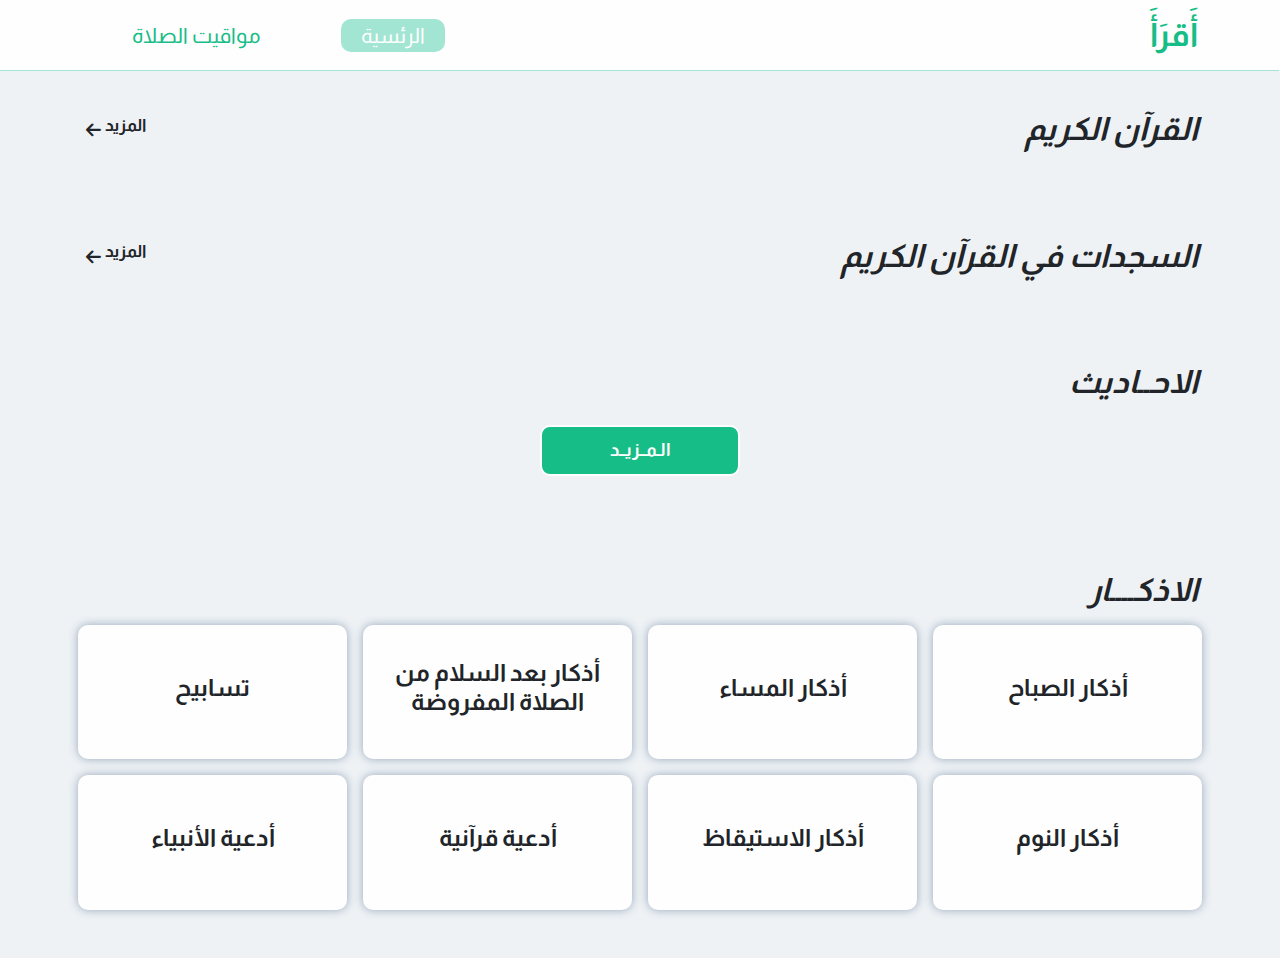
<file: index.html>
<!DOCTYPE html>
<html lang="ar" dir="rtl">

<head>
  <meta charset="UTF-8" />
  <meta name="viewport" content="width=device-width, initial-scale=1.0" />
  <title>أَقرَأَ</title>
  <link rel="shortcut icon" href="./img/logo.png" type="image/x-icon" />
  <!-- Googel Font -->
  <link
    href="https://fonts.googleapis.com/css2?family=Almarai:wght@300;400;700;800&family=Poppins:ital,wght@0,100;0,200;0,300;0,400;0,600;0,900;1,100;1,200;1,300;1,900&family=Ubuntu:ital,wght@0,300;0,400;0,500;0,700;1,300;1,400;1,500;1,700&display=swap"
    rel="stylesheet" />
  <!-- Font  Awesome -->
  <link rel="stylesheet" href="./css/all.css" />
  <!-- Normalize Css -->
  <link rel="stylesheet" href="./css/normalize.css" />
  <!-- Bootstrap CSS -->
  <link rel="stylesheet" href="./css/bootstrap.min.css" />
  <!-- Index css -->
  <link rel="stylesheet" href="./css/index.css" />
</head>

<body id="index">
  <!-- Strat navbar -->
  <nav id="nav">
    <div class="container d-flex align-items-center justify-content-between py-2 flex-column flex-md-row">
      <div class="logo d-flex align-items-center justify-content-between justify-content-md-center mb-2 pt-2">
        <h1>أَقرَأَ</h1>
      </div>
      <ul class="menu list-unstyled d-flex align-items-center justify-content-end my-md-0 my-2 me-auto">
        <li><a href="index.html" class="link-item active">الرئسية</a></li>
        <li>
          <a href="./page/prayerTimes.html" class="link-item">مواقيت الصلاة</a>
        </li>
      </ul>
    </div>
  </nav>
  <!-- End navbar -->

  <!-- Strat sura -->
  <section id="sura" class="py-4">
    <div class="container py-3">
      <div class="title d-flex align-items-center justify-content-between">
        <h2>القرآن الكريم</h2>
        <p class="d-flex align-items-end more" id="allSura">
          المزيد<i class="fa-solid fa-arrow-left px-1"></i>
        </p>
      </div>
      <div class="content row justify-content-center">
        <!-- Display Sura -->
      </div>
    </div>
  </section>
  <!-- End sura -->

  <!-- Strat sajda -->
  <section id="sajda" class="py-4">
    <div class="container py-3">
      <div class="title d-flex align-items-center justify-content-between">
        <h2>السجدات في القرآن الكريم</h2>
        <p class="d-flex align-items-end more" id="allSajda">
          المزيد<i class="fa-solid fa-arrow-left px-1"></i>
        </p>
      </div>
      <div class="content row justify-content-center" id="content">
        <!-- Display Sajda -->
      </div>
    </div>
  </section>
  <!-- End sajda -->

  <!-- Strat Hadeeth -->
  <section id="hadeeth" class="py-4">
    <div class="container py-3">
      <div class="title d-flex align-items-center justify-content-between">
        <h2>الاحــاديث</h2>
      </div>
      <div class="content row justify-content-center" id="content">
        <!-- Display hadeeth -->
      </div>
      <button type="button" id="loadMore">الـمــزيــد</button>
    </div>
  </section>

  <!-- End Hadeeth -->
  <!-- Strat azkar -->
  <section id="azkar" class="py-4">
    <div class="container py-3">
      <div class="title d-flex align-items-center justify-content-between">
        <h2>الاذكــــار</h2>
      </div>
      <div class="content row justify-content-center" id="content">
        <!-- Display azkar -->
      </div>
    </div>
  </section>
  <!-- End azkar -->

  <!-- Start Go TO Top -->
  <div id="gotop">
    <i class="fa-solid fa-arrow-up"></i>
  </div>
  <!-- End Go TO Top -->

  <script src="./js/index.js" type="module"></script>
</body>

</html>
</file>
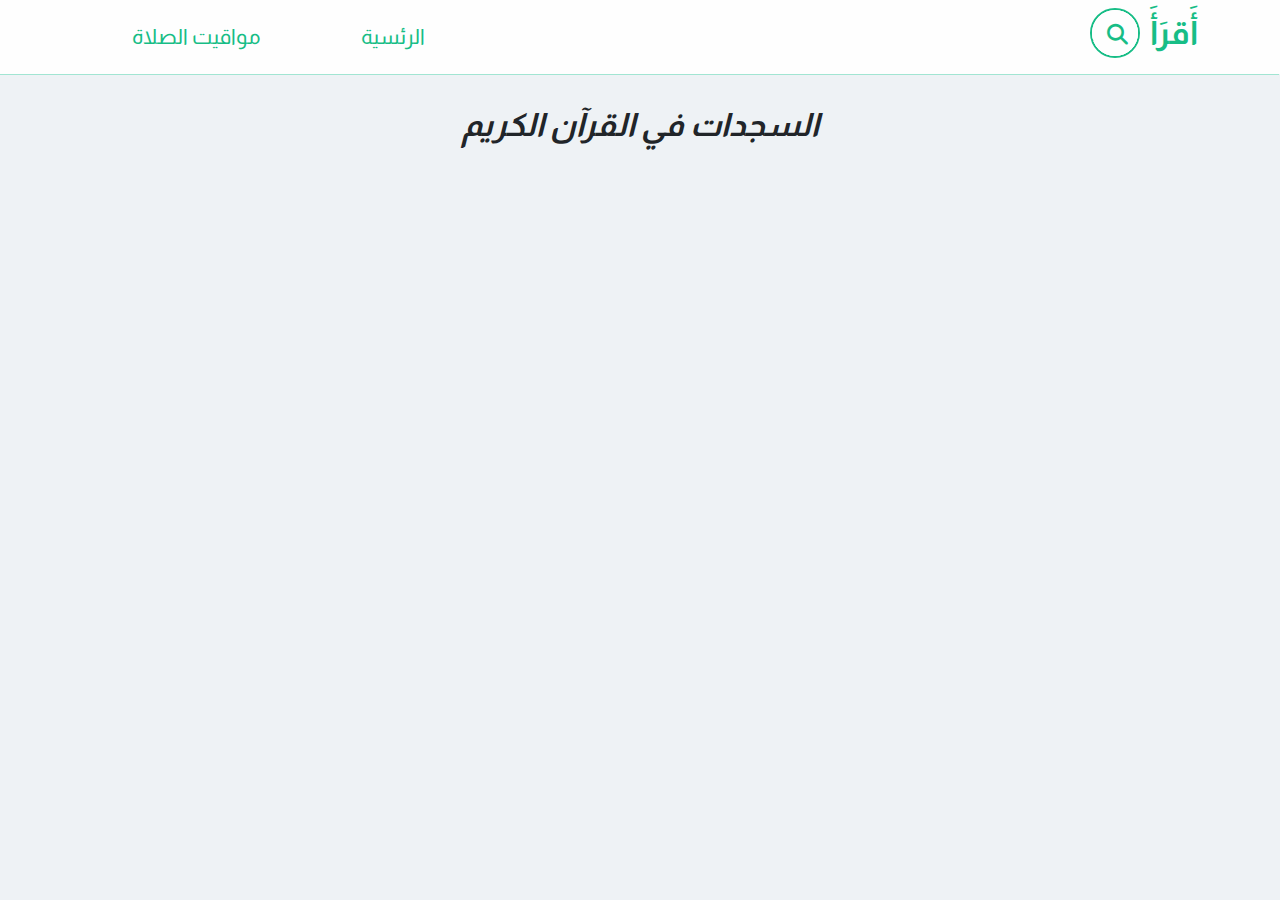
<file: page/allsajda.html>
<!DOCTYPE html>
<html lang="ar" dir="rtl">

<head>
  <meta charset="UTF-8" />
  <meta name="viewport" content="width=device-width, initial-scale=1.0" />
  <title>title</title>
  <link rel="shortcut icon" href="../img/logo.png" type="image/x-icon" />
  <!-- Googel Font -->
  <link
    href="https://fonts.googleapis.com/css2?family=Almarai:wght@300;400;700;800&family=Poppins:ital,wght@0,100;0,200;0,300;0,400;0,600;0,900;1,100;1,200;1,300;1,900&family=Ubuntu:ital,wght@0,300;0,400;0,500;0,700;1,300;1,400;1,500;1,700&display=swap"
    rel="stylesheet" />
  <!-- Font  Awesome -->
  <link rel="stylesheet" href="../css/all.css" />
  <!-- Normalize Css -->
  <link rel="stylesheet" href="../css/normalize.css" />
  <!-- Bootstrap CSS -->
  <link rel="stylesheet" href="../css/bootstrap.min.css" />
  <!-- Index css -->
  <link rel="stylesheet" href="../css/index.css" />
</head>

<body id="sajdaPage">
  <!-- Strat navbar -->
  <nav id="nav">
    <div class="container d-flex align-items-center justify-content-between py-2 flex-column flex-md-row">
      <div class="logo d-flex align-items-center justify-content-between justify-content-md-center mb-2">
        <h1>أَقرَأَ</h1>
        <div class="search">
          <i class="fa-solid fa-magnifying-glass icon"></i>
          <div class="input">
            <input type="text" placeholder="بـــــحـــــت" />
          </div>
          <i class="fa-solid fa-xmark clear"></i>
        </div>
      </div>
      <ul class="menu list-unstyled d-flex align-items-center justify-content-end my-md-0 my-2 me-auto">
        <li><a href="../index.html" class="link-item">الرئسية</a></li>
        <li>
          <a href="prayerTimes.html" class="link-item">مواقيت الصلاة</a>
        </li>
      </ul>
    </div>
  </nav>
  <!-- End navbar -->

  <section id="sajda" class="py-4">
    <div class="container py-2">
      <div class="title d-flex align-items-center justify-content-center">
        <h2 class="pb-2">السجدات في القرآن الكريم</h2>
      </div>
      <div class="content row justify-content-center">
        <!-- Display Sajda -->
      </div>
    </div>
  </section>

  <script src="../js/index.js" type="module"></script>
</body>

</html>
</file>
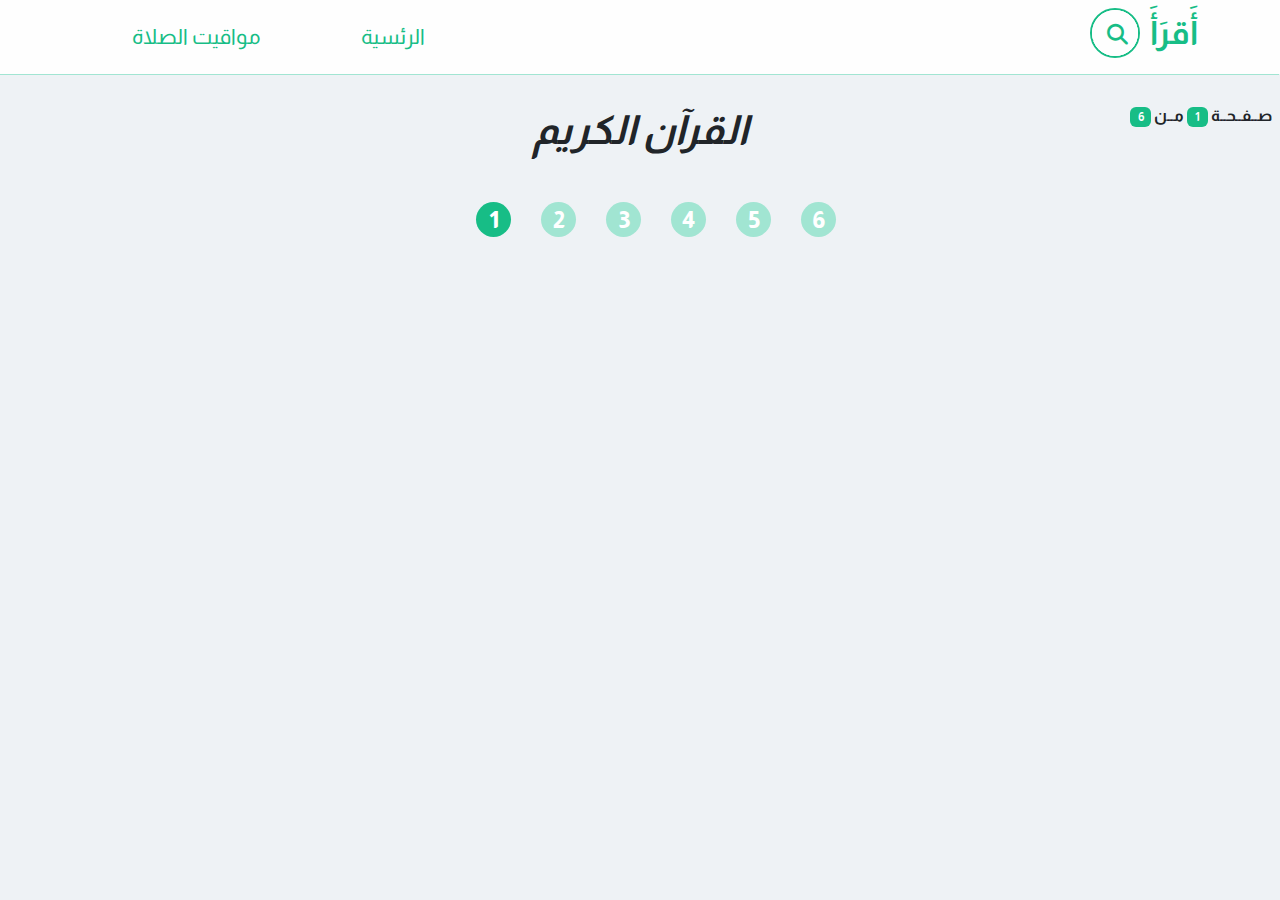
<file: page/allSura.html>
<!DOCTYPE html>
<html lang="ar" dir="rtl">

<head>
    <meta charset="UTF-8" />
    <meta name="viewport" content="width=device-width, initial-scale=1.0" />
    <title>title</title>
    <link rel="shortcut icon" href="../img/logo.png" type="image/x-icon" />
    <!-- Googel Font -->
    <link
        href="https://fonts.googleapis.com/css2?family=Almarai:wght@300;400;700;800&family=Poppins:ital,wght@0,100;0,200;0,300;0,400;0,600;0,900;1,100;1,200;1,300;1,900&family=Ubuntu:ital,wght@0,300;0,400;0,500;0,700;1,300;1,400;1,500;1,700&display=swap"
        rel="stylesheet" />
    <!-- Font  Awesome -->
    <link rel="stylesheet" href="../css/all.css" />
    <!-- Normalize Css -->
    <link rel="stylesheet" href="../css/normalize.css" />
    <!-- Bootstrap CSS -->
    <link rel="stylesheet" href="../css/bootstrap.min.css" />
    <!-- Index css -->
    <link rel="stylesheet" href="../css/index.css" />
</head>

<body id="suraPage">
    <!-- Strat navbar -->
    <nav id="nav">
        <div class="container d-flex align-items-center justify-content-between py-2 flex-column flex-md-row">
            <div class="logo d-flex align-items-center justify-content-between justify-content-md-center mb-2">
                <h1>أَقرَأَ</h1>
                <div class="search">
                    <i class="fa-solid fa-magnifying-glass icon"></i>
                    <div class="input">
                        <input type="text" placeholder="بـــــحـــــت" />
                    </div>
                    <i class="fa-solid fa-xmark clear"></i>
                </div>
            </div>
            <ul class="menu list-unstyled d-flex align-items-center justify-content-end my-md-0 my-2 me-auto">
                <li><a href="../index.html" class="link-item">الرئسية</a></li>
                <li>
                    <a href="prayerTimes.html" class="link-item">مواقيت الصلاة</a>
                </li>
            </ul>
        </div>
    </nav>
    <!-- End navbar -->

    <!-- Strat sura -->
    <section id="sura" class="py-4 position-relative">
        <h6 class="text-center p-2 fw-bold position-absolute end-0">صــفــحــة
            <span class="badge text-bg-primary" id="pageOf">1</span> مــن
            <span class="badge text-bg-primary">6</span>
        </h6>
        <div class="container py-2">
            <div class="title d-flex align-items-center justify-content-center">
                <h2 class="h1 pb-2">القرآن الكريم</h2>
            </div>
            <div class="content row justify-content-center">
                <!-- Display Sura -->
            </div>
        </div>
    </section>
    <!-- End sura -->
    <ul id="pagination"></ul>
    <script src="../js/allSura.js" type="module"></script>
</body>

</html>
</file>
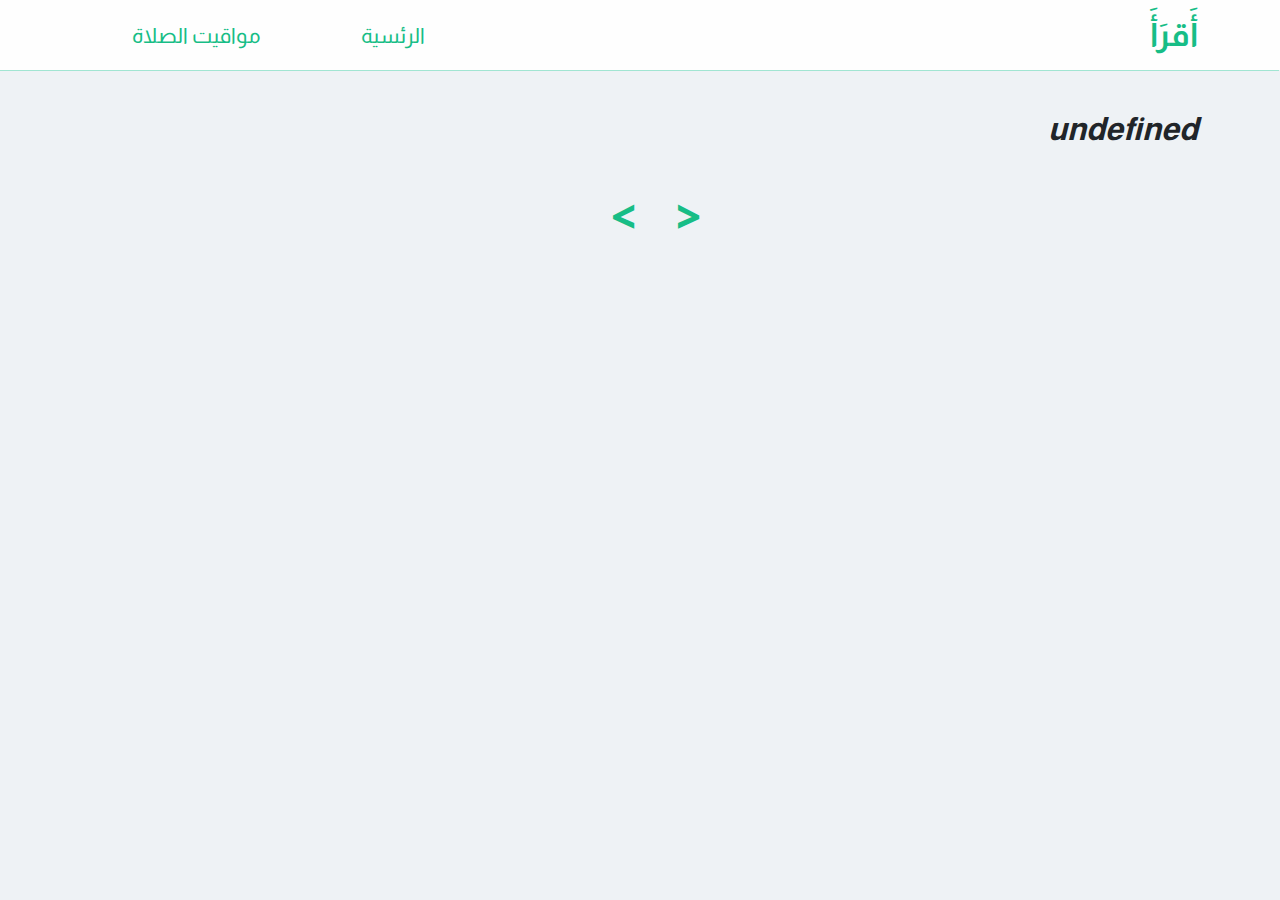
<file: page/hadeeth.html>
<!DOCTYPE html>
<html lang="ar" dir="rtl">

<head>
    <meta charset="UTF-8" />
    <meta name="viewport" content="width=device-width, initial-scale=1.0" />
    <title>أَقرَأَ</title>
    <link rel="shortcut icon" href="../img/logo.png" type="image/x-icon" />
    <!-- Googel Font -->
    <link
        href="https://fonts.googleapis.com/css2?family=Almarai:wght@300;400;700;800&family=Poppins:ital,wght@0,100;0,200;0,300;0,400;0,600;0,900;1,100;1,200;1,300;1,900&family=Ubuntu:ital,wght@0,300;0,400;0,500;0,700;1,300;1,400;1,500;1,700&display=swap"
        rel="stylesheet" />
    <!-- Font  Awesome -->
    <link rel="stylesheet" href="../css/all.css" />
    <!-- Normalize Css -->
    <link rel="stylesheet" href="../css/normalize.css" />
    <!-- Bootstrap CSS -->
    <link rel="stylesheet" href="../css/bootstrap.min.css" />
    <!-- Index css -->
    <link rel="stylesheet" href="../css/index.css" />
</head>

<body id="hadeeth">
    <!-- Strat navbar -->
    <nav id="nav">
        <div class="container d-flex align-items-center justify-content-between py-2 flex-column flex-md-row">
            <div class="logo d-flex align-items-center justify-content-between justify-content-md-center mb-2 pt-2">
                <h1>أَقرَأَ</h1>
            </div>
            <ul class="menu list-unstyled d-flex align-items-center justify-content-end my-md-0 my-2 me-auto">
                <li><a href="../index.html" class="link-item ">الرئسية</a></li>
                <li>
                    <a href="prayerTimes.html" class="link-item">مواقيت الصلاة</a>
                </li>
            </ul>
        </div>
    </nav>
    <!-- End navbar -->

    <!-- Strat Hadeeth -->
    <section id="hadeeth" class="py-4">
        <div class="container py-3">
            <div class="title d-flex align-items-center justify-content-between">
                <h2>الاحــاديث</h2>
            </div>
            <div class="content row justify-content-center" id="content">
                <!-- Display hadeeth -->
            </div>
        </div>
    </section>
    <!-- End Hadeeth -->

    <!-- Start Go TO Top -->
    <div id="gotop">
        <i class="fa-solid fa-arrow-up"></i>
    </div>
    <!-- End Go TO Top -->
    <ul id="pagination"></ul>

    <script src="../js/hadeeth.js" type="module"></script>
</body>

</html>
</file>
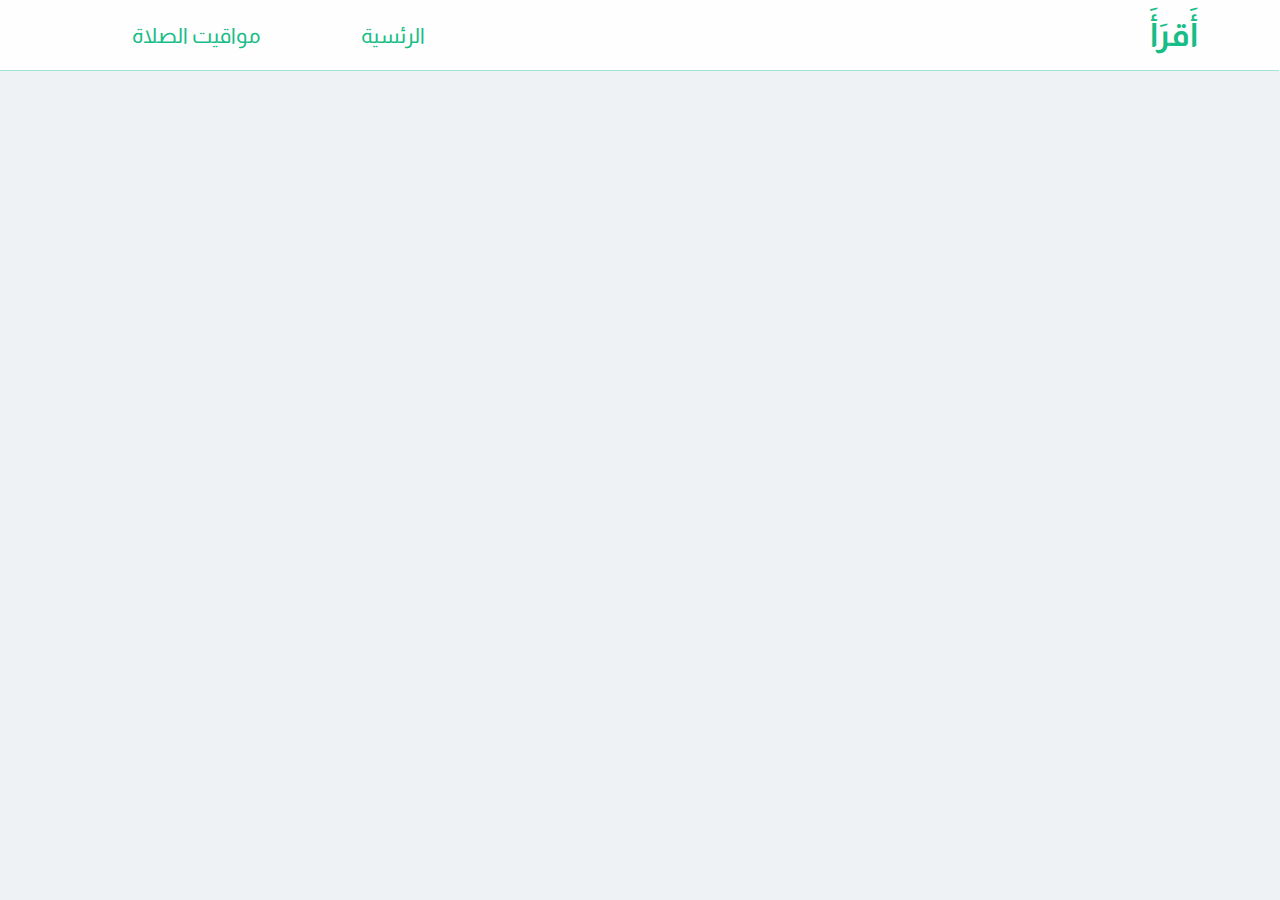
<file: page/oneAzkar.html>
<!DOCTYPE html>
<html lang="ar" dir="rtl">

<head>
  <meta charset="UTF-8" />
  <meta name="viewport" content="width=device-width, initial-scale=1.0" />
  <title>تــفــســيــر</title>
  <link rel="shortcut icon" href="../img/logo.png" type="image/x-icon" />
  <!-- Googel Font -->
  <link
    href="https://fonts.googleapis.com/css2?family=Almarai:wght@300;400;700;800&family=Poppins:ital,wght@0,100;0,200;0,300;0,400;0,600;0,900;1,100;1,200;1,300;1,900&family=Ubuntu:ital,wght@0,300;0,400;0,500;0,700;1,300;1,400;1,500;1,700&display=swap"
    rel="stylesheet" />
  <!-- Font  Awesome -->
  <link rel="stylesheet" href="../css/all.css" />
  <!-- Normalize Css -->
  <link rel="stylesheet" href="../css/normalize.css" />
  <!-- Bootstrap CSS -->
  <link rel="stylesheet" href="../css/bootstrap.min.css" />
  <!-- Index css -->
  <link rel="stylesheet" href="../css/index.css" />
</head>

<body id="oneAzkar">
  <!-- Strat navbar -->
  <nav id="nav">
    <div class="container d-flex align-items-center justify-content-between py-2 flex-column flex-md-row">
      <div class="logo d-flex align-items-center justify-content-between justify-content-md-center mb-2 pt-2">
        <h1>أَقرَأَ</h1>
      </div>
      <ul class="menu list-unstyled d-flex align-items-center justify-content-end my-md-0 my-2 me-auto">
        <li><a href="../index.html" class="link-item">الرئسية</a></li>
        <li>
          <a href="prayerTimes.html" class="link-item">مواقيت الصلاة</a>
        </li>
      </ul>
    </div>
  </nav>
  <!-- End navbar -->

  <!-- Strat Azkar -->
  <section id="azkar" class="py-3 position-relative">
    <div class="container py-1" id="content">
      <div class="title">
        <h2 class=" pb-2 ">القرآن الكريم</h2>
      </div>
      <div class="content row justify-content-center p-2">
        <!-- Display Azkar -->
      </div>
    </div>
  </section>
  <!-- End Azkar -->

  <div id="gotop">
    <i class="fa-solid fa-arrow-up"></i>
  </div>
  <script src="../js/index.js" type="module"></script>
</body>

</html>
</file>
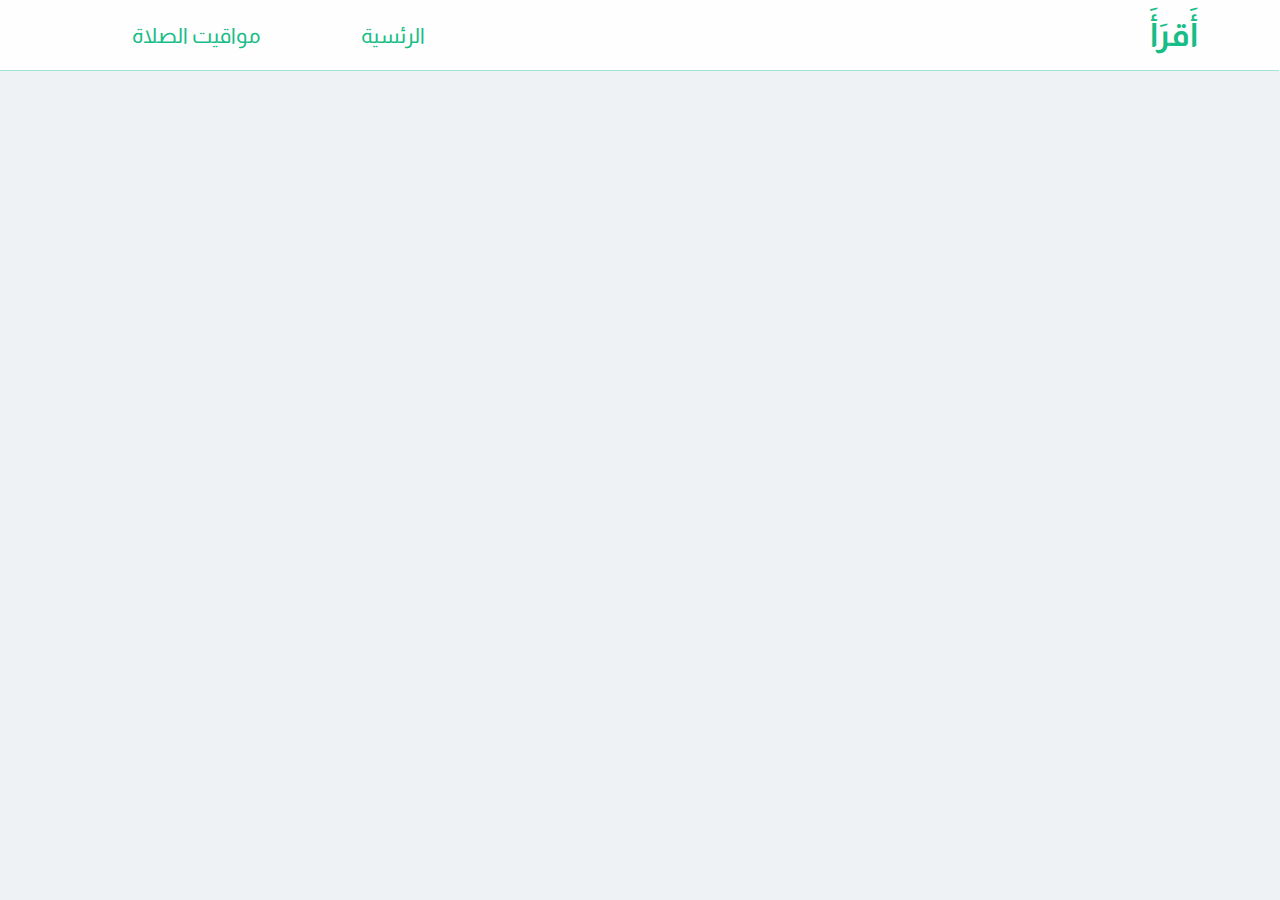
<file: page/oneHadeeth.html>
<!DOCTYPE html>
<html lang="ar" dir="rtl">

<head>
  <meta charset="UTF-8" />
  <meta name="viewport" content="width=device-width, initial-scale=1.0" />
  <title>تــفــســيــر</title>
  <link rel="shortcut icon" href="../img/logo.png" type="image/x-icon" />
  <!-- Googel Font -->
  <link
    href="https://fonts.googleapis.com/css2?family=Almarai:wght@300;400;700;800&family=Poppins:ital,wght@0,100;0,200;0,300;0,400;0,600;0,900;1,100;1,200;1,300;1,900&family=Ubuntu:ital,wght@0,300;0,400;0,500;0,700;1,300;1,400;1,500;1,700&display=swap"
    rel="stylesheet" />
  <!-- Font  Awesome -->
  <link rel="stylesheet" href="../css/all.css" />
  <!-- Normalize Css -->
  <link rel="stylesheet" href="../css/normalize.css" />
  <!-- Bootstrap CSS -->
  <link rel="stylesheet" href="../css/bootstrap.min.css" />
  <!-- Index css -->
  <link rel="stylesheet" href="../css/index.css" />
</head>

<body id="oneHadeeth">
  <!-- Strat navbar -->
  <nav id="nav">
    <div class="container d-flex align-items-center justify-content-between py-2 flex-column flex-md-row">
      <div class="logo d-flex align-items-center justify-content-between justify-content-md-center mb-2 pt-2">
        <h1>أَقرَأَ</h1>
      </div>
      <ul class="menu list-unstyled d-flex align-items-center justify-content-end my-md-0 my-2 me-auto">
        <li><a href="../index.html" class="link-item">الرئسية</a></li>
        <li>
          <a href="prayerTimes.html" class="link-item">مواقيت الصلاة</a>
        </li>
      </ul>
    </div>
  </nav>
  <!-- End navbar -->

  <!-- Strat sura -->
  <section id="hadeeth" class="py-3 position-relative">
    <div class="container py-1" id="content">
      <div class="content row justify-content-center p-2"></div>
    </div>
  </section>

  <!-- End sura -->

  <!-- Start Go TO Top -->
  <div id="gotop">
    <i class="fa-solid fa-arrow-up"></i>
  </div>
  <!-- End Go TO Top -->

  <script src="../js/index.js" type="module"></script>
</body>

</html>
</file>
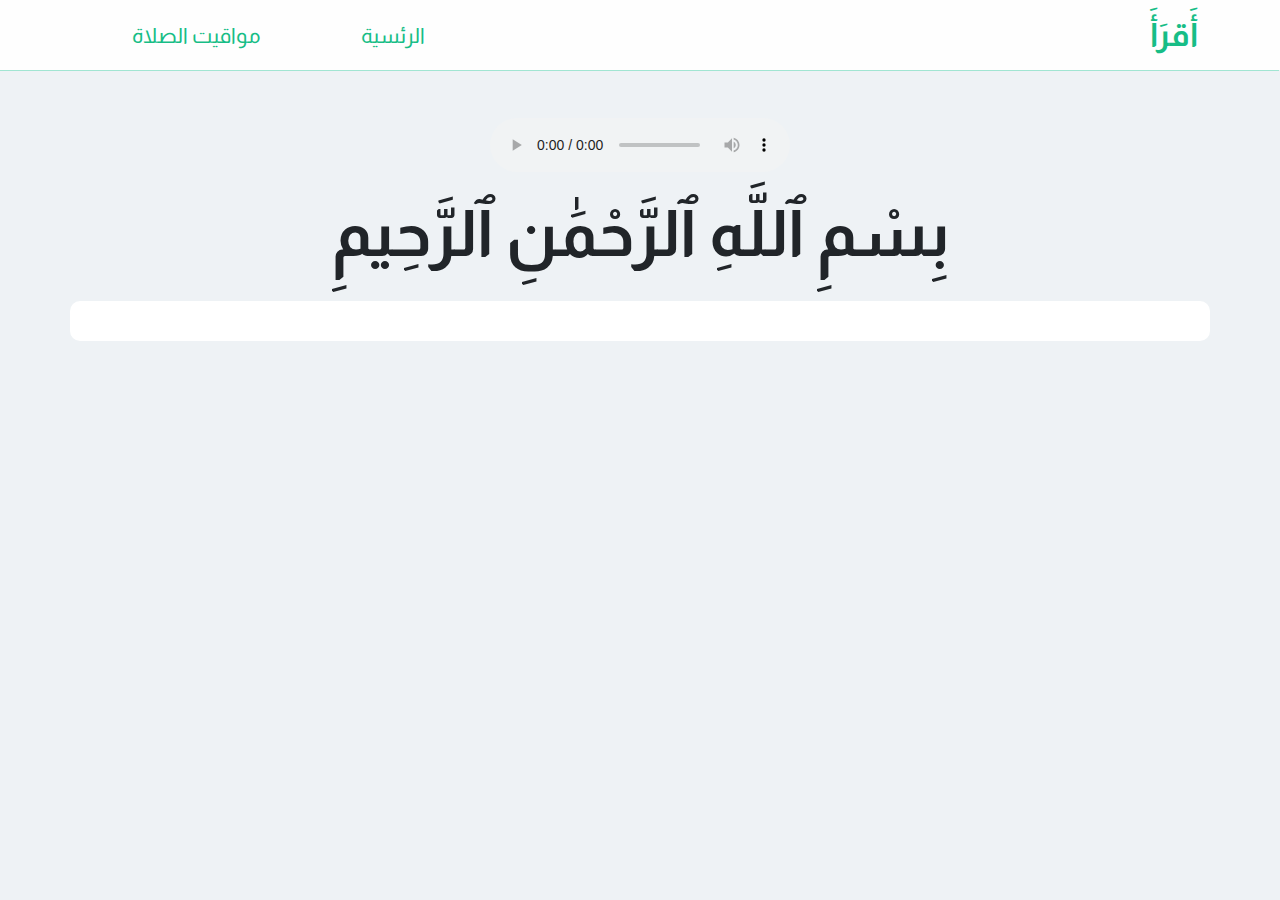
<file: page/oneSura.html>
<!DOCTYPE html>
<html lang="ar" dir="rtl">

<head>
    <meta charset="UTF-8" />
    <meta name="viewport" content="width=device-width, initial-scale=1.0" />
    <title>title</title>
    <link rel="shortcut icon" href="../img/logo.png" type="image/x-icon" />
    <!-- Googel Font -->
    <link
        href="https://fonts.googleapis.com/css2?family=Almarai:wght@300;400;700;800&family=Poppins:ital,wght@0,100;0,200;0,300;0,400;0,600;0,900;1,100;1,200;1,300;1,900&family=Ubuntu:ital,wght@0,300;0,400;0,500;0,700;1,300;1,400;1,500;1,700&display=swap"
        rel="stylesheet" />
    <!-- Font  Awesome -->
    <link rel="stylesheet" href="../css/all.css" />
    <!-- Normalize Css -->
    <link rel="stylesheet" href="../css/normalize.css" />
    <!-- Bootstrap CSS -->
    <link rel="stylesheet" href="../css/bootstrap.min.css" />
    <!-- Index css -->
    <link rel="stylesheet" href="../css/index.css" />
</head>

<body id="oneSura">
    <!-- Strat navbar -->
    <nav id="nav">
        <div class="container d-flex align-items-center justify-content-between py-2 flex-column flex-md-row">
            <div class="logo d-flex align-items-center justify-content-between justify-content-md-center mb-2 pt-2">
                <h1>أَقرَأَ</h1>
            </div>
            <ul class="menu list-unstyled d-flex align-items-center justify-content-end my-md-0 my-2 me-auto">
                <li><a href="../index.html" class="link-item">الرئسية</a></li>
                <li>
                    <a href="prayerTimes.html" class="link-item">مواقيت الصلاة</a>
                </li>
            </ul>
        </div>
    </nav>
    <!-- End navbar -->

    <!-- Strat sura -->
    <section id="sura" class="py-4 position-relative">
        <div class="container py-2">
            <div class="title d-flex align-items-center justify-content-center flex-column mb-3">
                <h2 class="h1 pb-2">
                    <!-- Sura Name -->
                </h2>
                <audio src="" controls id="audio"></audio>
            </div>
            <div class="content row justify-content-center pt-2">
                <h3>﻿بِسْمِ ٱللَّهِ ٱلرَّحْمَٰنِ ٱلرَّحِيمِ</h3>
                <!-- Display Sura -->
                <ul id="suraWord"></ul>
            </div>
        </div>
    </section>
    <!-- End sura -->

    <!-- Start Tafser -->
    <section class="tafser" id="tafser">
        <div class="tefserpop">
            <i class="fa-regular fa-circle-xmark" id="closeBtn"></i>
            <div class="container">
                <h2>الـــتــفـســـيــر</h2>
                <div class="ayah">
                    <p id="ayahText"> </p>
                    <p class="tfserText" id="tfserText">
                    </p>
                </div>
            </div>
        </div>
    </section>
    <!-- End Tafser -->

    <!-- Start Go TO Top -->
    <div id="gotop">
        <i class="fa-solid fa-arrow-up"></i>
    </div>
    <!-- End Go TO Top -->
    <script src="../js/index.js" type="module"></script>
</body>

</html>
</file>
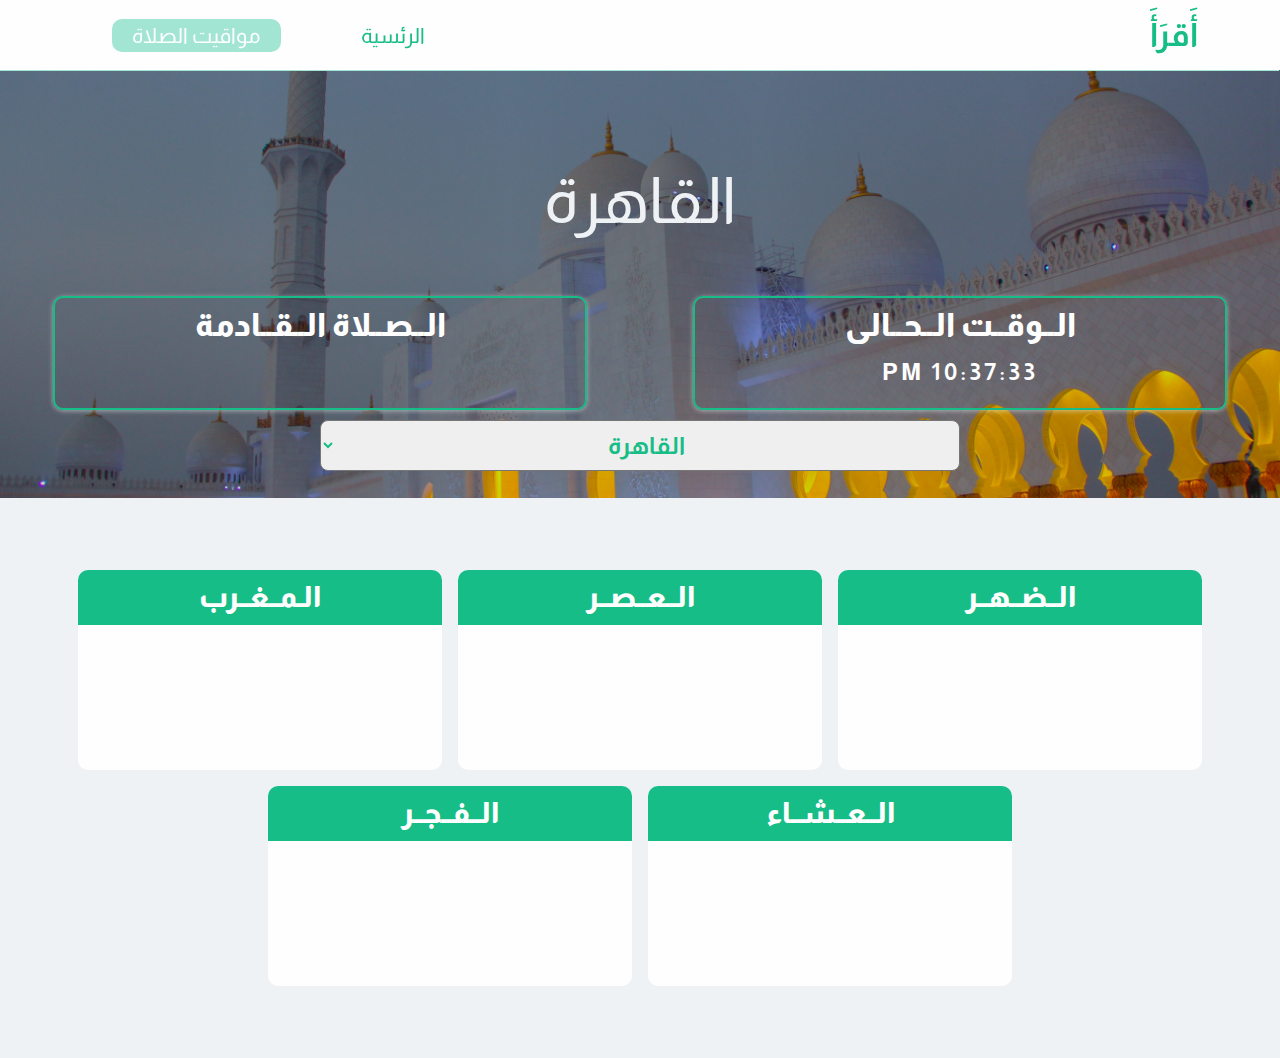
<file: page/prayerTimes.html>
<!DOCTYPE html>
<html lang="ar" dir="rtl">

<head>
  <meta charset="UTF-8" />
  <meta name="viewport" content="width=device-width, initial-scale=1.0" />
  <title>مواقيت الصلاة</title>
  <link rel="shortcut icon" href="../img/logo.png" type="image/x-icon" />
  <!-- Googel Font -->
  <link
    href="https://fonts.googleapis.com/css2?family=Almarai:wght@300;400;700;800&family=Poppins:ital,wght@0,100;0,200;0,300;0,400;0,600;0,900;1,100;1,200;1,300;1,900&family=Ubuntu:ital,wght@0,300;0,400;0,500;0,700;1,300;1,400;1,500;1,700&display=swap"
    rel="stylesheet" />
  <!-- Font  Awesome -->
  <link rel="stylesheet" href="../css/all.css" />
  <!-- Normalize Css -->
  <link rel="stylesheet" href="../css/normalize.css" />
  <!-- Bootstrap CSS -->
  <link rel="stylesheet" href="../css/bootstrap.min.css" />
  <!-- Index css -->
  <link rel="stylesheet" href="../css/index.css" />
</head>

<body class="prayer-times" id="prayerTimes">
  <!-- Strat navbar -->
  <nav id="nav" class="position-fixed w-100 top-0">
    <div class="container d-flex align-items-center justify-content-between py-2 flex-column flex-md-row">
      <div class="logo d-flex align-items-center justify-content-between justify-content-md-center mb-2 pt-2">
        <h1>أَقرَأَ</h1>
      </div>
      <ul class="menu list-unstyled d-flex align-items-center justify-content-end my-md-0 my-2 me-md-auto">
        <li><a href="../index.html" class="link-item">الرئسية</a></li>
        <li>
          <a href="prayerTimes.html" class="link-item active">مواقيت الصلاة</a>
        </li>
      </ul>
    </div>
  </nav>
  <!-- End navbar -->

  <!-- Strat Header -->
  <section id="header" class="head mt-5 pt-5">
    <!-- Start header section-->
    <div class="data-time text-center py-5 mt-5 m-md-0">
      <h2>القاهرة</h2>
      <p></p>
      <p></p>
    </div>
    <!-- End header section-->
    <!-- Start prayers times table  -->
    <div class="option bottom-0 w-100 row py-2 justify-content-around">
      <div class="time col-5 text-center p-2">
        <h3>الــوقــت الــحــالى</h3>
        <p id="timeNow"></p>
      </div>
      <div class="time col-5 text-center p-2">
        <h3>الــصــلاة الــقــادمة</h3>
        <p id="prayerTimes"></p>
      </div>
      <select title="city" id="city" class="form-select-lg text-center w-50 mx-auto city"></select>
    </div>
    <!-- End prayers times table  -->
  </section>
  <!-- End Header -->

  <!-- Start  prayers times -->
  <section class="content py-5">
    <div class="container py-3">
      <div class="row justify-content-center">
        <div class="col-lg-4 col-md-6 col-12 p-2">
          <div class="inner text-center">
            <h3 class="name">الــضــهــر</h3>
            <span class="time"></span>
          </div>
        </div>
        <div class="col-lg-4 col-md-6 col-12 p-2">
          <div class="inner text-center">
            <h3 class="name">الــعــصــر</h3>
            <span class="time"></span>
          </div>
        </div>
        <div class="col-lg-4 col-md-6 col-12 p-2">
          <div class="inner text-center">
            <h3 class="name">الـمــغــرب</h3>
            <span class="time"></span>
          </div>
        </div>
        <div class="col-lg-4 col-md-6 col-12 p-2">
          <div class="inner text-center">
            <h3 class="name">الــعــشــاء</h3>
            <span class="time"></span>
          </div>
        </div>
        <div class="col-lg-4 col-md-6 col-12 p-2">
          <div class="inner text-center">
            <h3 class="name">الــفــجــر</h3>
            <span class="time"></span>
          </div>
        </div>
      </div>
    </div>
  </section>
  <!-- End  prayers times -->

  <script src="../js/prayerTimes.js" type="module"></script>
</body>

</html>
</file>
<file: css/index.css>
/* Start Variabl */
:root {
  --bg-color: #fefefe;
  --section-color: #eef2f5;
  --hover-color: #a1e5d2;
  --mute-text-color: #98a7bb;
  --second-text-color: #17bd86;
  --main-text-color: #000;
}

/* End Variabl */
/* Start Global Rules */
* {
  margin: 0%;
  padding: 0%;
  box-sizing: border-box;
}

html {
  scroll-behavior: smooth;
}

body {
  font-family: "Almarai", sans-serif;
  background-color: var(--section-color);
}

a {
  text-decoration: none !important;
}

.title h2 {
  font-style: italic;
  font-weight: 700;
}

.title .more {
  transition: all 0.3s linear;
  font-weight: 700;
  font-size: 17px;
  cursor: pointer;
}

.more:hover {
  color: var(--second-text-color);
}

/* End Global Rules */

/* Strat Navbar */
#nav {
  background-color: var(--bg-color);
  box-shadow: -1px 1px 0 0px var(--hover-color);
  z-index: 1000000;
}

#nav .logo h1 {
  font-size: 2rem;
  color: var(--second-text-color);
  font-weight: bolder;
  margin: 0;
}

#nav .logo .search {
  position: relative;
  margin: 0 10px;
  border: 2px solid var(--second-text-color);
  width: 50px;
  height: 50px;
  border-radius: 50px;
  transition: all linear 0.3s;
  overflow: hidden;
}

#nav .logo .search.active {
  width: 350px;
}

#nav .logo .search .icon {
  position: absolute;
  top: 0px;
  left: 0px;
  width: 50px;
  height: 50px;
  border-radius: 50px;
  color: var(--second-text-color);
  display: flex;
  align-items: center;
  justify-content: center;
  font-size: 1.3rem;
  transition: all linear 0.5s;
  cursor: pointer;
  z-index: 20;
  background-color: var(--bg-color);
}

#nav .logo .search .icon:hover {
  background-color: var(--hover-color);
  color: var(--bg-color);
}

#nav .logo .search .input {
  width: 300px;
  position: absolute;
  height: 50px;
  display: flex;
  align-items: center;
  justify-content: center;
}

#nav .logo .search .input input[type="text"] {
  width: 100%;
  height: 100%;
  padding: 5px 30px 5px 0px;
  font-size: 18px;
  border: none;
  outline: none;
  position: absolute;
  top: 0;
}

#nav .logo .search .clear {
  position: absolute;
  top: 50%;
  right: 5px;
  transform: translate(-50%, -50%);
  color: var(--mute-text-color);
  cursor: pointer;
}

#nav .menu li {
  margin: 0 30px;
}

#nav .menu li .link-item {
  color: var(--second-text-color);
  font-size: 1.3rem;
  cursor: pointer;
  border-radius: 10px;
  transition: all 0.5s linear;
  padding: 5px 20px;
}

#nav .menu li .link-item:hover,
#nav .menu li .link-item.active {
  background-color: var(--hover-color);
  color: var(--bg-color);
}

@media (max-width: 991px) {
  html {
    font-size: 12px;
  }

  #nav .logo .search.active {
    width: 300px;
  }

  #nav .logo .search .input {
    width: 250px;
  }
}

/* end Navbar */

/* Strat sajda */

#sajda .content .sajda {
  background-color: var(--bg-color);
  box-shadow: 0px 0px 10px var(--mute-text-color);
  padding: 10px;
  border-radius: 10px;
  display: flex;
  flex-direction: column;
  aspect-ratio: 5 / 4;
  align-items: center;
  justify-content: space-around;
}

#sajda .content .sajda h2 {
  font-weight: 600;
  padding: 20px 10px;
  text-align: center;
  line-height: 1.5;
  font-size: 20px;
}

#sajda .content .sajda .data-info {
  display: flex;
  align-items: center;
  justify-content: space-evenly;
  padding: 10px 0px;
  font-size: 16px;
  width: 100%;
}

#sajda .content .sajda .data-info span {
  background-color: var(--second-text-color) !important;
  padding: 8px !important;
}

/* end sajda */

/* Start Suar */
#sura .content .sura {
  background-image: url("../img/pexels-rdne-stock-project-7249294.jpg");
  background-size: cover;
  box-shadow: 0px 0px 4px var(--mute-text-color),
    100px 1000px 10px inset rgba(0, 0, 0, 0.349);
  padding: 10px;
  border-radius: 10px;
  display: flex;
  flex-direction: column;
  aspect-ratio: 1/1;
  align-items: center;
  justify-content: space-around;
  border: 2px solid var(--bg-color);
  transition: all 300ms linear;
  cursor: pointer;
}

#sura .content .sura:hover {
  box-shadow: 0px 0px 4px var(--mute-text-color);
}

#sura .content .sura:hover h2 {
  color: var(--section-color);
  text-shadow: 15px 15px 10px var(--second-text-color);
}

#sura .content .sura h2 {
  font-weight: 600;
  padding: 20px 10px;
  text-align: center;
  font-size: 2rem;
  transition: all 300ms linear;
  color: white;
}

#sura h6 span {
  background-color: var(--second-text-color) !important;
}

/* end Suar */

/* Start prayer times page*/
.head {
  background-image: url(../img/pexels-manprit-kalsi-1537086.jpg);
  background-size: cover;
  background-position: center;
  display: flex;
  align-items: center;
  justify-content: center;
  flex-direction: column;
  box-shadow: 200px 200px 200px 200px inset #00000033;
  min-height: 50vh;
}

.head .data-time h2 {
  margin: 0;
  font-size: 4rem;
  font-weight: 500;
  color: var(--section-color);
}

.head .data-time p {
  color: var(--mute-text-color);
  margin: 0;
  font-size: 17px;
  font-weight: 700;
}

.head .option .time {
  border: 2px solid var(--second-text-color);
  border-radius: 10px;
  box-shadow: 0px 1px 5px #efefef8a;
  margin-bottom: 10px;
}

.head .option .time h3 {
  margin: 0;
  font-weight: 900;
  color: var(--bg-color);
  font-size: 2rem;
}

.head .option .time p {
  margin: 0;
  padding: 10px 0px;
  color: var(--bg-color);
  font-size: 1.5rem;
  font-weight: 700;
  letter-spacing: 3px;
}

.head .option .city {
  color: var(--second-text-color);
  padding: 10px;
  font-size: 1.5rem;
  font-weight: 600;
}

/* Start content */
.content .inner {
  background: var(--bg-color);
  border-radius: 10px;
  overflow: hidden;
  height: 200px;
}

.content .inner .name {
  color: var(--bg-color);
  background-color: var(--second-text-color);
  padding: 10px;
  font-weight: 900;
  font-size: 1.8rem;
}

.content .inner .time {
  margin: 10px 0;
  padding: 20px;
  font-size: 4.5rem;
  font-weight: 500;
  color: var(--second-text-color);
  display: block;
}

/* End content */
/* End prayer times page*/

/* End All Suras*/
#pagination {
  /* width: 50%; */
  list-style: none;
  font-size: 1.5rem;
  font-weight: 800;
  display: flex;
  flex-direction: row-reverse;
  align-items: center;
  justify-content: center;
  position: relative;
  bottom: 0px;
  z-index: 222222;
  /* transform: translate(-50%); */
  column-gap: 30px;
}

#pagination .item {
  width: 35px;
  height: 35px;
  background-color: var(--hover-color);
  display: flex;
  align-items: center;
  justify-content: center;
  border-radius: 50%;
  color: white;
  cursor: pointer;
  transition: all 300ms linear;
}

#pagination .item.active,
#pagination .item:hover {
  background-color: var(--second-text-color);
}

/* End All Suras*/

/* Start Surah*/
#oneSura #sura .content h3 {
  text-align: center;
  font-size: 4rem;
  font-weight: 600;
}

#oneSura #sura .content #suraWord {
  list-style: none;
  padding: 20px 10px;
  text-align: center;
  background-color: white;
  margin-top: 20px;
  border-radius: 10px;
}

#oneSura #sura .content #suraWord li {
  display: inline;
  padding: 5px;
  line-height: 2;
  font-size: 1.5rem;
  font-weight: 600;
  transition: all 300ms ease-in-out;
  cursor: pointer;
}

#oneSura #sura .content #suraWord li span {
  color: var(--second-text-color);
  font-weight: 800;
  transition: all 300ms ease-in-out;
}

#oneSura #sura .content #suraWord li.active {
  background-color: var(--second-text-color);
  color: white;
  border-radius: 10px;
}

#oneSura #sura .content #suraWord li.active span {
  color: white;
}

@media (max-width: 450px) {
  #oneSura #sura .content h3 {
    font-size: 2.5rem;
  }
}

.tafser {
  width: 100%;
  height: 100vh;
  position: fixed;
  top: 0;
  left: 0;
  background: rgba(3, 0, 0, 0.5);
  z-index: 9999999;
  display: none;
  align-items: center;
  justify-content: center;
  transition: all 1s linear;
  /* transform: translateY(30%); */
  opacity: 0;
  overflow-y: auto;
}

.tafser .tefserpop {
  width: 80%;
  background: var(--section-color);
  border-radius: 10px;
  padding: 20px;
}

.tafser .tefserpop i {
  font-size: 2rem;
  font-weight: 800;
  color: var(--hover-color);
  transition: all 300ms linear;
  cursor: pointer;
}

.tafser .tefserpop i:hover {
  transform: scale(1.2);
  color: var(--second-text-color);
}

.tafser .tefserpop .container h2 {
  font-size: 3rem;
  color: var(--second-text-color);
  font-weight: 900;
  text-align: center;
  padding: 10px 0px;
}
.tafser .tefserpop .container .tafser-type {
  display: block;
  color: var(--second-text-color);
  font-size: 20px;
  font-weight: 600;
}
.tafser .tefserpop .container .ayah p:first-child {
  font-size: 1.5rem;
  width: 90%;
  margin: 10px auto;
  text-align: center;
  background: var(--second-text-color);
  color: var(--bg-color);
  padding: 10px;
  border-radius: 10px;
}
.tafser .tefserpop .container .ayah .tfserText {
  border-radius: 10px;
  font-size: 1.5rem;
  line-height: 1.8;
  font-weight: 600;
  background: var(--bg-color);
  padding: 20px;
  box-shadow: 0px 0px 5px var(--mute-text-color);
}
.tafser .tefserpop .container .ayah #tafseer_name {
  background-color: var(--second-text-color) !important;
  padding: 10px;
  display: block;
  width: intrinsic;
  width: -moz-max-content;
  width: -webkit-max-content;
  width: max-content;
  margin: 0 auto;
  font-weight: 700;
  font-size: 15px;
}

/* End Surah*/

/* Strat hadeeth */
#hadeeth .content .hadeeth {
  background-color: var(--bg-color);
  box-shadow: 0px 0px 10px var(--mute-text-color);
  padding: 10px;
  border-radius: 10px;
  display: flex;
  flex-direction: column;
  aspect-ratio: 3/ 2;
  align-items: center;
  justify-content: space-around;
  cursor: pointer;
  transition: all 300ms linear;
}

#hadeeth #hadeeth .content .hadeeth {
  aspect-ratio: 1 / 1;
}

#hadeeth .content .hadeeth:hover {
  transform: scale(0.9);
  box-shadow: none;
}

#hadeeth .content .hadeeth h2 {
  font-weight: 600;
  padding: 20px 10px;
  text-align: center;
  line-height: 1.5;
  font-size: 1.5rem;
}

#hadeeth .content .hadeeth span {
  background-color: var(--second-text-color) !important;
  padding: 8px !important;
}

#hadeeth #loadMore {
  display: block;
  margin: 15px auto;
  width: 200px;
  padding: 10px 20px;
  border: 2px solid var(--bg-color);
  color: var(--bg-color);
  background-color: var(--second-text-color);
  border-radius: 10px;
  font-size: 18px;
  font-weight: 700;
  transition: all 300ms linear;
}

#hadeeth #loadMore:hover {
  background-color: var(--bg-color);
  color: var(--second-text-color);
  border: 2px solid var(--second-text-color);
}

/* End hadeeth */

/* Start one hadeeth */
#oneHadeeth .title {
  width: 85%;
  text-align: center;
  padding: 10px 20px;
  background-color: var(--second-text-color);
  color: var(--bg-color);
  border-radius: 10px;
}

#oneHadeeth .title h2 {
  line-height: 1.8;
  margin: 0;
}

#oneHadeeth .contentHadeeth span {
  background-color: var(--second-text-color) !important;
  padding: 8px !important;
}

#oneHadeeth .contentHadeeth {
  text-align: center;
  margin: 10px 0;
  padding: 10px;
  background-color: var(--bg-color);
  font-size: 19px;
  font-weight: 600;
  border-radius: 10px;
}

#oneHadeeth .contentHadeeth h2 {
  width: intrinsic;
  width: -moz-max-content;
  width: -webkit-max-content;
  width: max-content;
  margin: 0px auto 10px auto;
  background: var(--second-text-color);
  padding: 10px;
  border-radius: 10px;
  color: var(--bg-color);
  font-weight: 700;
  font-size: 20px;
}

#oneHadeeth .contentHadeeth p {
  line-height: 1.8;
  margin: 0;
}

#oneHadeeth .contentHadeeth ul,
#oneHadeeth .contentHadeeth dl {
  list-style: none;
  text-align: start;
}

#oneHadeeth .contentHadeeth ul li i,
#oneHadeeth .contentHadeeth dl i {
  color: var(--second-text-color);
  font-size: 15px;
  margin: 0 5px;
}

#oneHadeeth .contentHadeeth dl dt {
  color: var(--second-text-color);
  font-size: 17px;
}

#hadeeth #pagination {
  column-gap: 5px;
}
#hadeeth #pagination li.dot {
  color: var(--second-text-color);
  background-color: transparent;
}

#hadeeth #pagination li.pre,
#hadeeth #pagination li.next {
  width: 40px;
  height: 40px;
  display: flex;
  align-items: center;
  justify-content: center;
  border-radius: 50%;
  cursor: pointer;
  transition: all 300ms linear;
  font-size: 3rem;
  margin: 0 10px;
  font-weight: 900;
  color: var(--second-text-color);
}

#hadeeth #pagination li.pre:hover,
#hadeeth #pagination li.next:hover {
  background-color: var(--hover-color);
  color: var(--bg-color);
}
/* End one hadeeth */

/* Start azkar */
#azkar .content .azkar {
  background-color: var(--bg-color);
  box-shadow: 0px 0px 10px var(--mute-text-color);
  padding: 10px;
  border-radius: 10px;
  display: flex;
  flex-direction: column;
  aspect-ratio: 2 / 1;
  align-items: center;
  justify-content: space-around;
  text-align: center;
  cursor: pointer;
  transition: all 300ms linear;
}

#azkar .content .azkar:hover {
  transform: scale(0.9);
  box-shadow: none;
}

#azkar .content .azkar h2 {
  font-weight: 700;
  font-size: 1.5rem;
}

#oneAzkar #azkar .content .azkar {
  background-color: var(--bg-color);
  box-shadow: 0px 0px 10px var(--mute-text-color);
  padding: 10px;
  border-radius: 10px;
  display: flex;
  flex-direction: column;
  aspect-ratio: 5 /4;
  align-items: center;
  justify-content: space-around;
  text-align: center;
  cursor: pointer;
}
#oneAzkar #azkar .content .azkar p {
  font-weight: 700;
  line-height: 1.5;
}
#oneAzkar #azkar .content .azkar span {
  padding: 4px;
  background-color: var(--second-text-color) !important;
}
/* End azkar */

/*Start go to Top */
#gotop {
  display: flex;
  opacity: 0;
  transform: translateY(50px);
  font-size: 2rem;
  font-weight: 900;
  position: fixed;
  bottom: 10px;
  right: 10px;
  width: 40px;
  height: 40px;
  border: 3px solid var(--bg-color);
  background-color: var(--second-text-color);
  color: var(--bg-color);
  padding: 20px;
  align-items: center;
  justify-content: center;
  border-radius: 50%;
  cursor: pointer;
  transition: all, 0.3s linear;
}

#gotop.active {
  transform: translateY(0);
  opacity: 1;
}

#gotop:hover {
  background-color: var(--hover-colorcolor);
  color: var(--second-text-color);
}

/*End go to Top */
</file>
